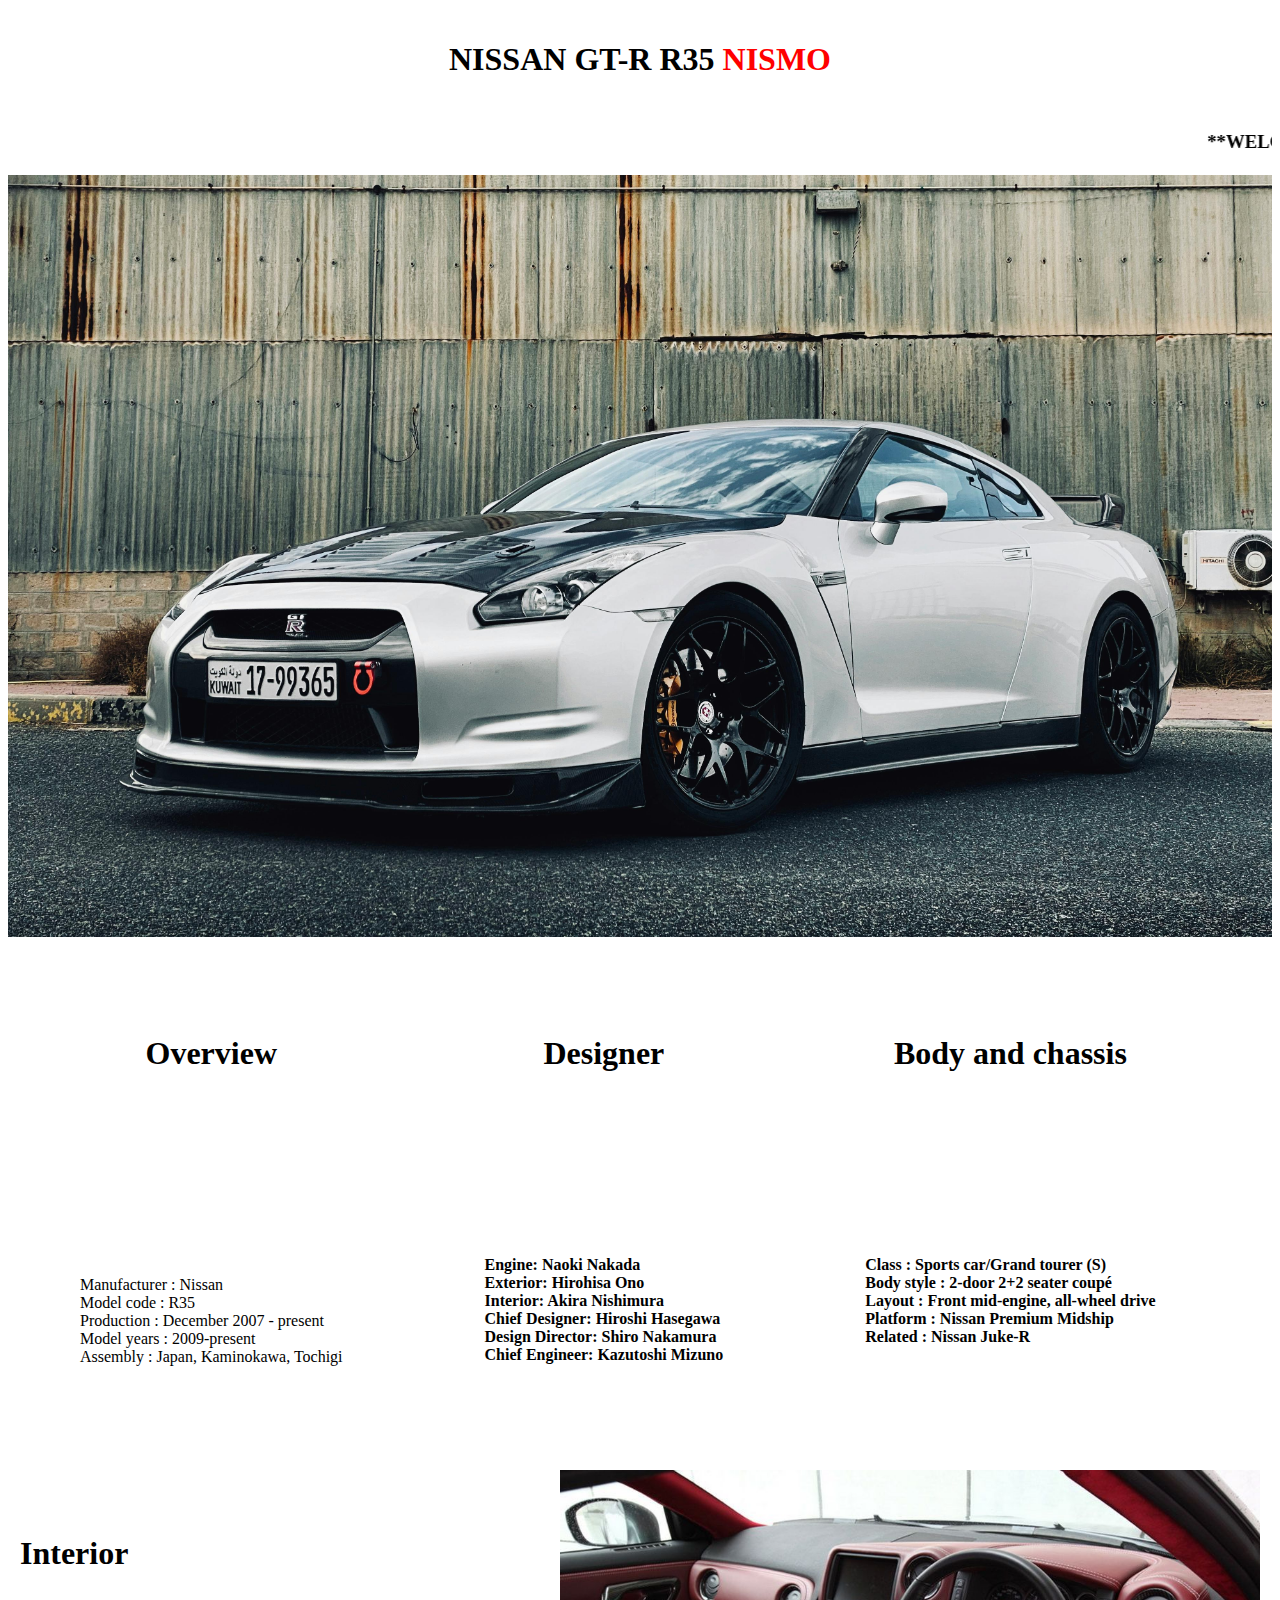
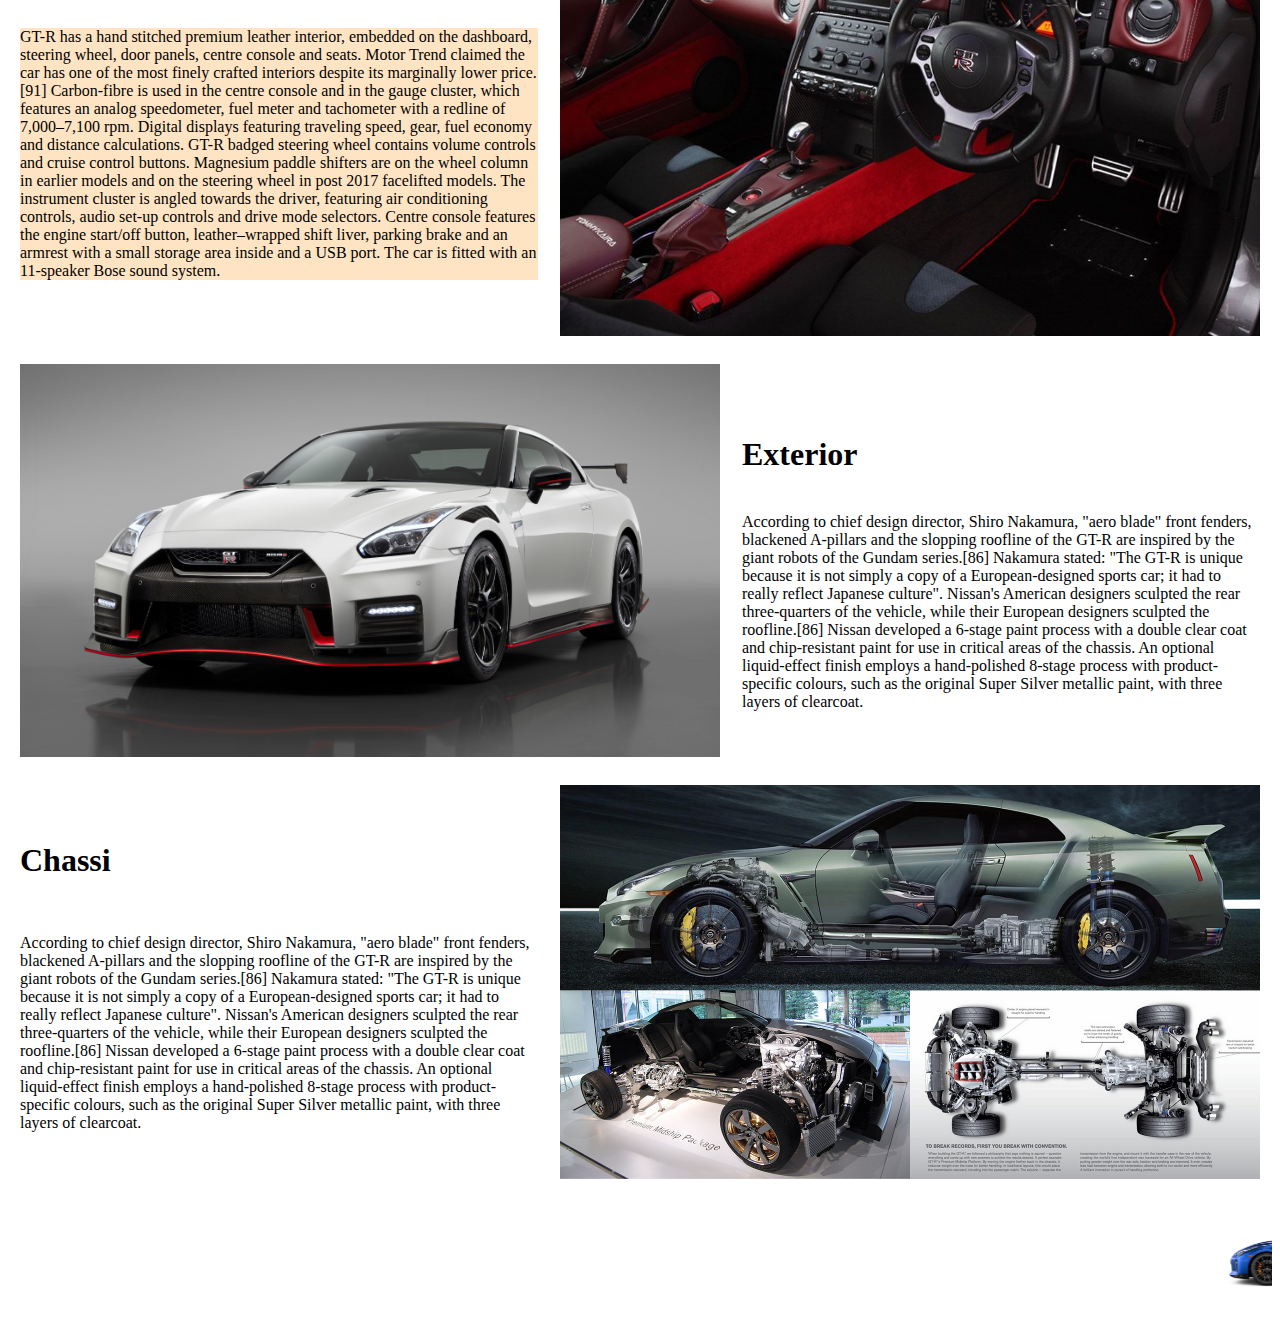
<file: index.html>
<!DOCTYPE html>
<html lang="en">
<head>
    <meta charset="UTF-8">
    <meta name="viewport" content="width=device-width, initial-scale=1.0">
    <title>Document</title>
    <link rel="stylesheet" href="style.css">
</head>
<body>
    <table width="100%" cellpadding="10">
        <tr>
            <td><h1 id="heading"><strong><center>NISSAN GT-R R35 <font color="red"> NISMO </center></strong></h1></td>
        </tr>

    </table>
    <marquee width="100%" direction="left"><h3> **WELCOME TO NISSAN <font color ="red">AIRLINE** </h3></marquee>
        <center>
            <img src="GTR.jpg" width="100%">
         </center>

    <table cellpadding="70">
        <thead>
            <th><h1>Overview</h1></th>
            <th><h1>Designer</h1></th>
            <th><h1>Body and chassis</h1></th>
        </thead>

        <tr>
            <td><h4 class="Overview"></h4>         Manufacturer :	Nissan <br>
                Model code   :	R35 <br>
                Production : December 2007 - present <br>
                Model years :	2009-present <br>
                Assembly :	Japan, Kaminokawa, Tochigi</h4></td>
            
            <td><h4>Engine: Naoki Nakada <br>
                Exterior: Hirohisa Ono <br>
                Interior: Akira Nishimura <br>
                Chief Designer: Hiroshi Hasegawa <br>
                Design Director: Shiro Nakamura <br>  
                Chief Engineer: Kazutoshi Mizuno</H4></td>

            <td><h4>Class :	Sports car/Grand tourer (S) <br>
                Body style :	2-door 2+2 seater coupé <br>
                Layout :	Front mid-engine, all-wheel drive <br>
                Platform :	Nissan Premium Midship <br>
                Related :	Nissan Juke-R </H4><br></td>
            
        </tr>
        


    </table>

    <table wdith="100%" cellpadding="10">
        

        <tr>
            <td> <h1> Interior</h1> <br> 
                <p class="odd">GT-R has a hand stitched premium leather interior, embedded on the dashboard, steering wheel, door panels, centre console and seats. Motor Trend claimed the car has one of the most finely crafted interiors despite its marginally lower price.[91] Carbon-fibre is used in the centre console and in the gauge cluster, which features an analog speedometer, fuel meter and tachometer with a redline of 7,000–7,100 rpm. Digital displays featuring traveling speed, gear, fuel economy and distance calculations. GT-R badged steering wheel contains volume controls and cruise control buttons. Magnesium paddle shifters are on the wheel column in earlier models and on the steering wheel in post 2017 facelifted models. The instrument cluster is angled towards the driver, featuring air conditioning controls, audio set-up controls and drive mode selectors. Centre console features the engine start/off button, leather–wrapped shift liver, parking brake and an armrest with a small storage area inside and a USB port. The car is fitted with an 11-speaker Bose sound system. </p>
            </td>
            <td>
                <img src="car.jpg" width="700" alt="">
            </td>
        </tr>

    </table>

    <table wdith="100%" cellpadding="10">
        <tr>
            <td><img src="car2.jpg"  width="700"></td>
            <td> <h1>Exterior</h1> <br> According to chief design director, Shiro Nakamura, "aero blade" front fenders, blackened A-pillars and the slopping roofline of the GT-R are inspired by the giant robots of the Gundam series.[86] Nakamura stated: "The GT-R is unique because it is not simply a copy of a European-designed sports car; it had to really reflect Japanese culture". Nissan's American designers sculpted the rear three-quarters of the vehicle, while their European designers sculpted the roofline.[86] Nissan developed a 6-stage paint process with a double clear coat and chip-resistant paint for use in critical areas of the chassis. An optional liquid-effect finish employs a hand-polished 8-stage process with product-specific colours, such as the original Super Silver metallic paint, with three layers of clearcoat. </td>
        </tr>

    
        
    </table>

    <table wdith="100%" cellpadding="10">
        <tr>
            <td> <h1>Chassi</h1> <br>
                <p>According to chief design director, Shiro Nakamura, "aero blade" front fenders, blackened A-pillars and the slopping roofline of the GT-R are inspired by the giant robots of the Gundam series.[86] Nakamura stated: "The GT-R is unique because it is not simply a copy of a European-designed sports car; it had to really reflect Japanese culture". Nissan's American designers sculpted the rear three-quarters of the vehicle, while their European designers sculpted the roofline.[86] Nissan developed a 6-stage paint process with a double clear coat and chip-resistant paint for use in critical areas of the chassis. An optional liquid-effect finish employs a hand-polished 8-stage process with product-specific colours, such as the original Super Silver metallic paint, with three layers of clearcoat. </p>

            </td>
            <td>
                <img src="car3.png"  width="700">
            </td>
        </tr>

    </table>

    <marquee width="100%" direction="left">
        <img src="222.jpg" width="250">
        
    </marquee>
    
</body>
</html>
</file>
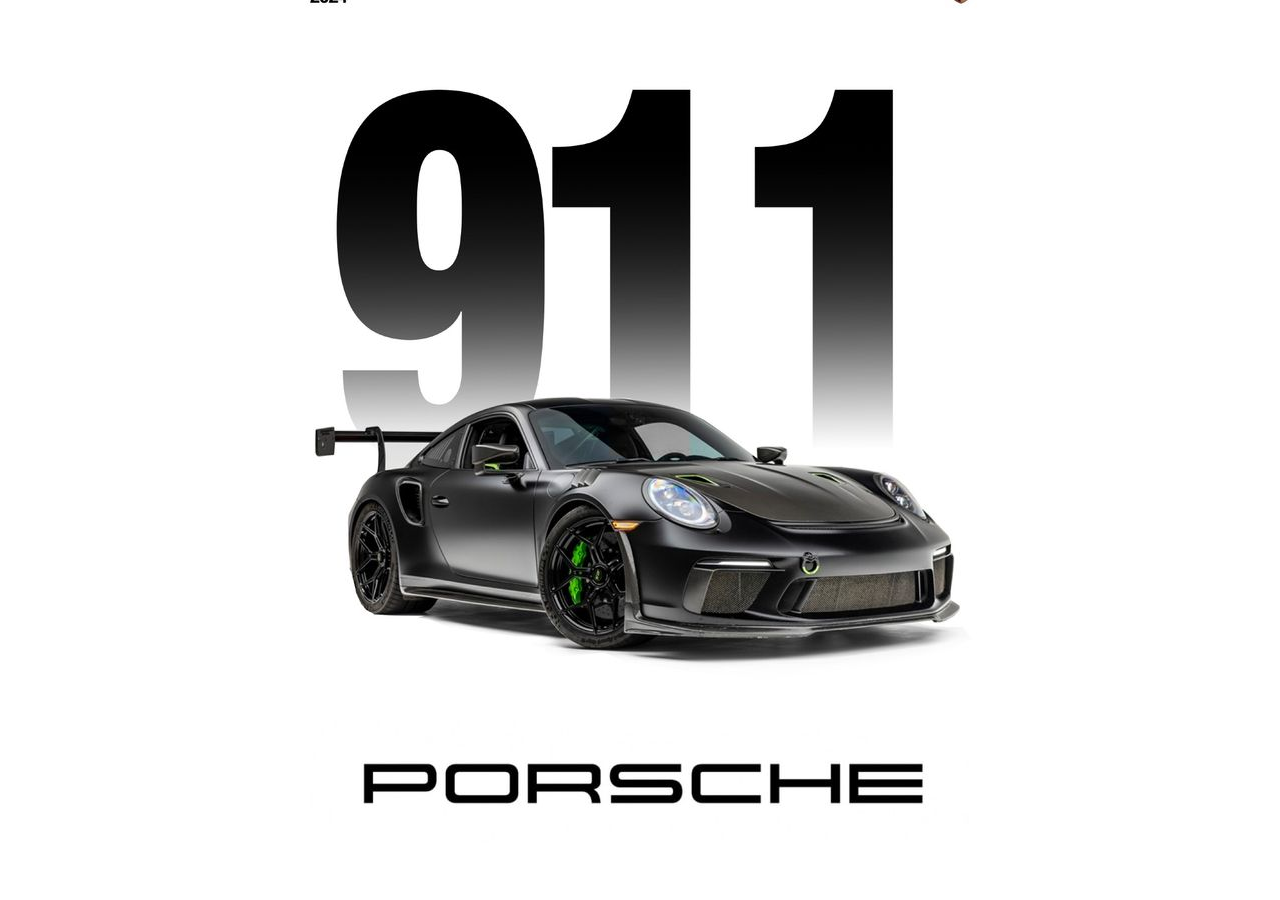
<file: loging.html>
<!DOCTYPE html>
<html lang="en">
<head>
    <meta charset="UTF-8">
    <meta name="viewport" content="width=device-width, initial-scale=1.0">
    <title>Document</title>
    <link rel="stylesheet" href="loging.css">
</head>
<body>
<center>
    
</center>
</body>
</html>
</file>
<file: style.css>
.odd{
    background-color: bisque;
    color: black;
}
</file>
<file: loging.css>
body{
    background-image: url("Porsche\ 911\ GT3.jpeg");
    background-attachment: fixed;
    background-repeat: no-repeat;
    background-position: center;
}
</file>
